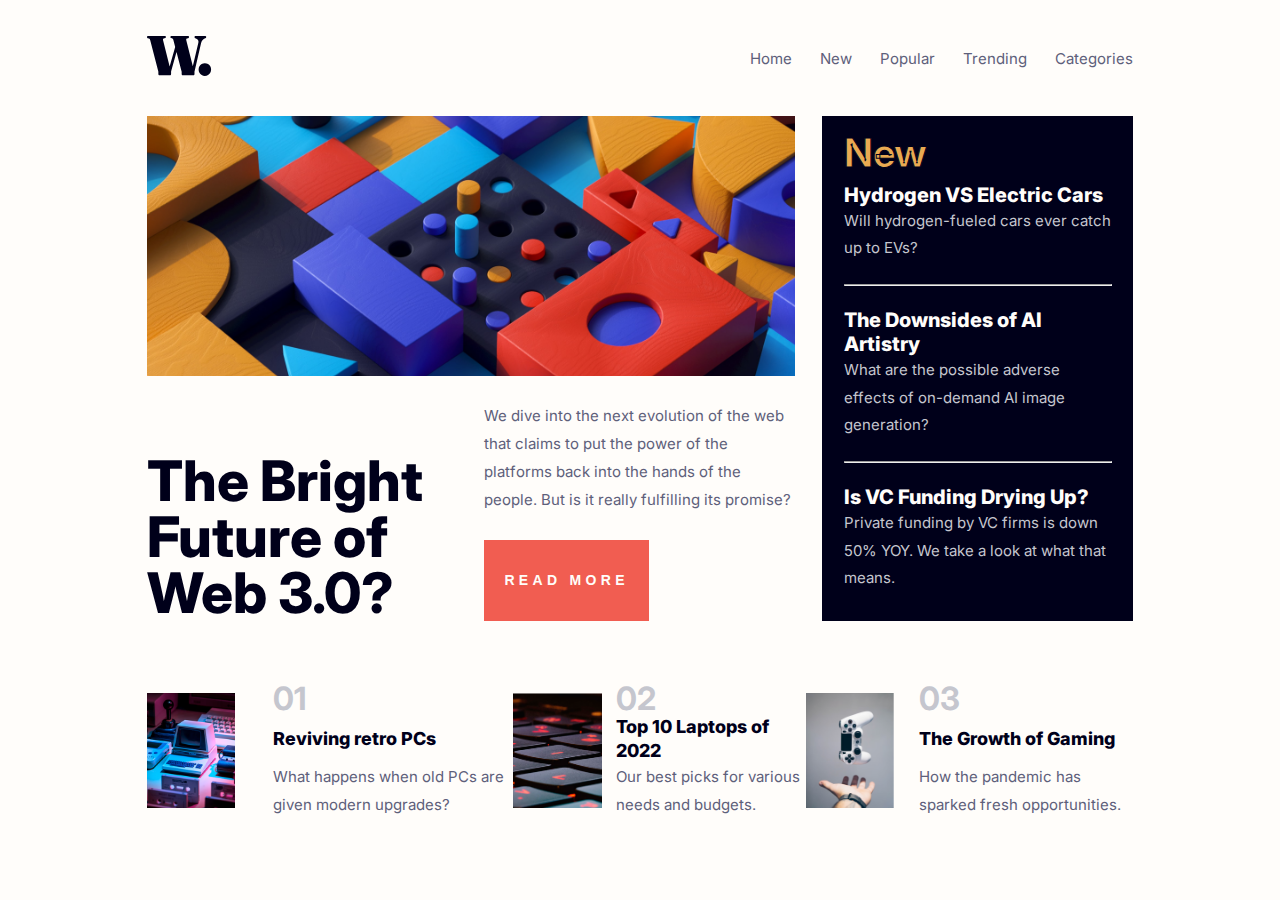
<file: index.html>
<!DOCTYPE html>
<html lang="en" xmlns="http://www.w3.org/1999/html" xmlns="http://www.w3.org/1999/html">
<head>
    <meta charset="UTF-8">
    <title>Web 3.0 Project</title>
    <!-- CSS -->
    <link rel="stylesheet" href="docs/style/style.css">
    <!-- Font -->
        <!-- Inter -->
        <link rel="preconnect" href="https://fonts.googleapis.com">
        <link rel="preconnect" href="https://fonts.gstatic.com" crossorigin>
        <link href="https://fonts.googleapis.com/css2?family=Inter:wght@100..900&display=swap" rel="stylesheet">
</head>
<body>
    <header class="header">
        <figure class="logo">
            <img src="docs/img/logo.svg" alt="logo" class="img">
        </figure>
        <nav class="nav">
            <ul class="">
                <li><a href="#" class="innerLink">home</a></li>
                <li><a href="#" class="innerLink">new</a></li>
                <li><a href="#" class="innerLink">popular</a></li>
                <li><a href="#" class="innerLink">trending</a></li>
                <li><a href="#" class="innerLink">categories</a></li>
            </ul>
            <div class="menu">
                <div class="menuLine"></div>
                <div class="menuLine"></div>
                <div class="menuLine"></div>
            </div>
        </nav>
    </header>

    <main class="main ">
        <section class="section">
            <figure class="sectionFigure">
                <img src="docs/img/img00.png" alt="colorfull wood lego like toys" class="img">
            </figure>

                <h1 class="h1 title">The Bright Future of Web 3.0?</h1>
                    <p class="p content">We dive into the next evolution of the web that claims to put the power of the platforms back into the hands of the people. But is it really fulfilling its promise?</p>
                        <button class="button">Read More</button>
        </section>
        <aside class="aside">
            <h2 class="asideH2 h2">New</h2>
                <article class="asideArticle">
                        <h4 class="asideH4">Hydrogen VS Electric Cars</h4>
                            <p class="p">Will hydrogen-fueled cars ever catch up to EVs?</p>
                    </article>
                    <hr>
                <article class="asideArticle">
                        <h4 class="asideH4">The Downsides of AI Artistry</h4>
                            <p class="p">What are the possible adverse effects of on-demand AI image generation?</p>
                    </article>
                    <hr>
                <article class="asideArticle">
                        <h4 class="asideH4">Is VC Funding Drying Up?</h4>
                            <p class="p">Private funding by VC firms is down 50% YOY. We take a look at what that means.</p>
                    </article>
        </aside>
    </main>
    <footer class="footer">
        <article class="article">
            <figure class="articleFigure">
                <img src="docs/img/img01.png" alt="Bucnk of retro tech from the 80s" class="img">
            </figure>
            <div class="articleContent">
                <h3 class="articleH3">01</h3>
                    <h4 class="articleH4">Reviving retro PCs</h4>
                    <p class="p">What happens when old PCs are given modern upgrades?</p>
            </div>
        </article>


        <article class="article">
            <figure class="articleFigure">
                <img src="docs/img/img02.png" alt="Close up from a keyboard with red illuminated keys" class="img">
            </figure>
            <div class="articleContent">
                <h3 class="articleH3">02</h3>
                    <h4 class="articleH4">Top 10 Laptops of 2022</h4>
                        <p class="p">Our best picks for various needs and budgets.</p>
            </div>
        </article>

        <article class="article">
            <figure class="articleFigure">
                <img src="docs/img/img03.png" alt="PS4 controller in mid air" class="img">
            </figure>
            <div class="articleContent">
                <h3 class="articleH3">03</h3>
                    <h4 class="articleH4">The Growth of Gaming</h4>
                        <p class="p">How the pandemic has sparked fresh opportunities.</p>
            </div>
        </article>
    </footer>
</body>
</html>
</file>
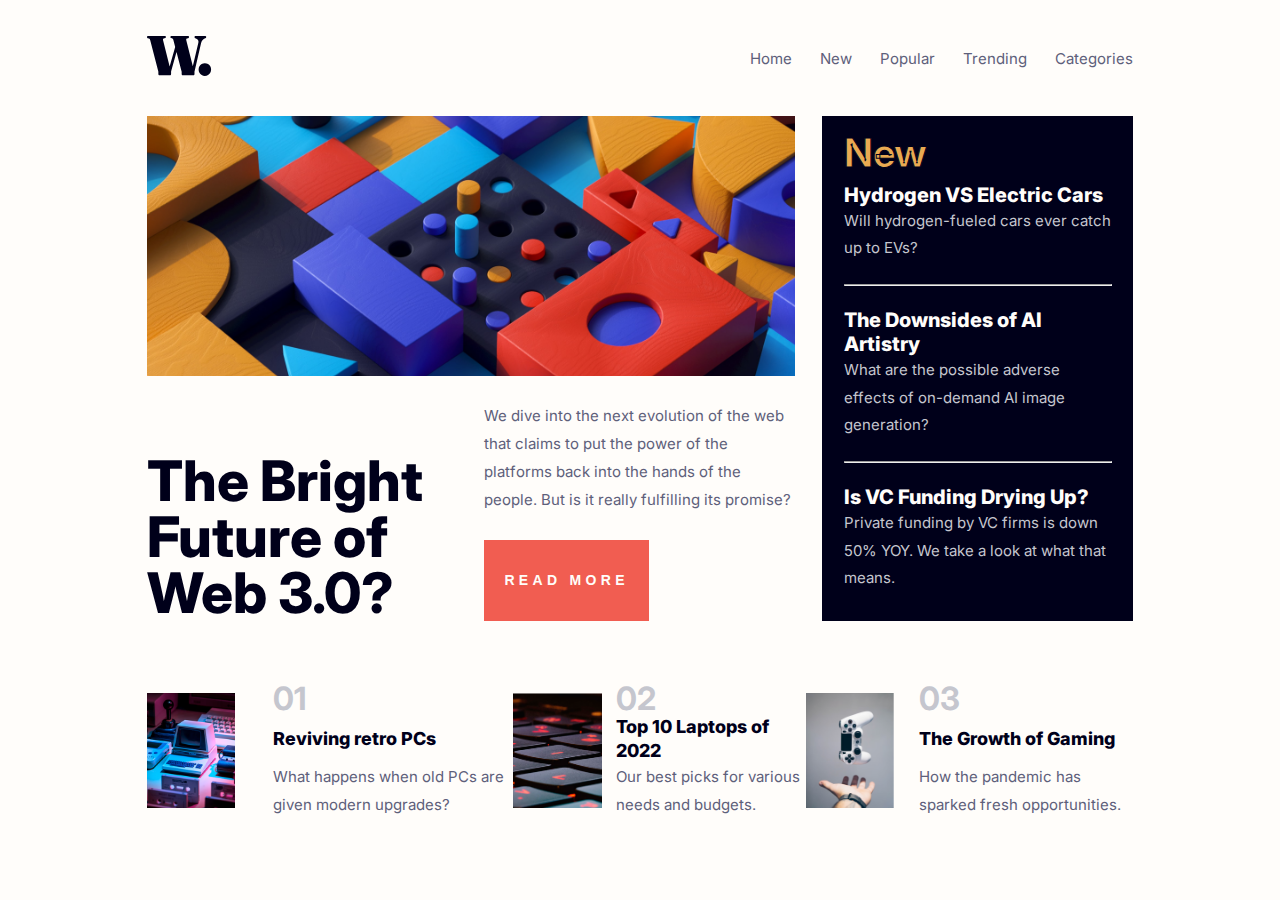
<file: views/index.html>
<!DOCTYPE html>
<html lang="en" xmlns="http://www.w3.org/1999/html" xmlns="http://www.w3.org/1999/html">
<head>
    <meta charset="UTF-8">
    <title>Web 3.0 Project</title>
    <!-- CSS -->
    <link rel="stylesheet" href="../style/style.css">
    <!-- Font -->
        <!-- Inter -->
        <link rel="preconnect" href="https://fonts.googleapis.com">
        <link rel="preconnect" href="https://fonts.gstatic.com" crossorigin>
        <link href="https://fonts.googleapis.com/css2?family=Inter:wght@100..900&display=swap" rel="stylesheet">
</head>
<body>
    <header class="header">
        <figure class="logo">
            <img src="../img/logo.svg" src="#" alt="logo" class="img">
        </figure>
        <nav class="nav">
            <ul class="">
                <li><a href="#" class="innerLink">home</a></li>
                <li><a href="#" class="innerLink">new</a></li>
                <li><a href="#" class="innerLink">popular</a></li>
                <li><a href="#" class="innerLink">trending</a></li>
                <li><a href="#" class="innerLink">categories</a></li>
            </ul>
            <div class="menu">
                <div class="menuLine"></div>
                <div class="menuLine"></div>
                <div class="menuLine"></div>
            </div>
        </nav>
    </header>

    <main class="main ">
        <section class="section">
            <figure class="sectionFigure">
                <img src="../img/img00.png" alt="colorfull wood lego like toys" class="img">
            </figure>

                <h1 class="h1 title">The Bright Future of Web 3.0?</h1>
                    <p class="p content">We dive into the next evolution of the web that claims to put the power of the platforms back into the hands of the people. But is it really fulfilling its promise?</p>
                        <button class="button">Read More</button>
        </section>
        <aside class="aside">
            <h2 class="asideH2 h2">New</h2>
                <article class="asideArticle">
                        <h4 class="asideH4">Hydrogen VS Electric Cars</h4>
                            <p class="p">Will hydrogen-fueled cars ever catch up to EVs?</p>
                    </article>
                    <hr>
                <article class="asideArticle">
                        <h4 class="asideH4">The Downsides of AI Artistry</h4>
                            <p class="p">What are the possible adverse effects of on-demand AI image generation?</p>
                    </article>
                    <hr>
                <article class="asideArticle">
                        <h4 class="asideH4">Is VC Funding Drying Up?</h4>
                            <p class="p">Private funding by VC firms is down 50% YOY. We take a look at what that means.</p>
                    </article>
        </aside>
    </main>
    <footer class="footer">
        <article class="article">
            <figure class="articleFigure">
                <img src="../img/img01.png" alt="Bucnk of retro tech from the 80s" class="img">
            </figure>
            <div class="articleContent">
                <h3 class="articleH3">01</h3>
                    <h4 class="articleH4">Reviving retro PCs</h4>
                    <p class="p">What happens when old PCs are given modern upgrades?</p>
            </div>
        </article>


        <article class="article">
            <figure class="articleFigure">
                <img src="../img/img02.png" alt="Close up from a keyboard with red illuminated keys" class="img">
            </figure>
            <div class="articleContent">
                <h3 class="articleH3">02</h3>
                    <h4 class="articleH4">Top 10 Laptops of 2022</h4>
                        <p class="p">Our best picks for various needs and budgets.</p>
            </div>
        </article>

        <article class="article">
            <figure class="articleFigure">
                <img src="../img/img03.png" alt="PS4 controller in mid air" class="img">
            </figure>
            <div class="articleContent">
                <h3 class="articleH3">03</h3>
                    <h4 class="articleH4">The Growth of Gaming</h4>
                        <p class="p">How the pandemic has sparked fresh opportunities.</p>
            </div>
        </article>
    </footer>

</body>
</html>
</file>
<file: docs/style/style.css>
.h1 {
  font-size: 3.5rem;
  line-height: 1em;
  font-weight: 800;
}

.articleH3 {
  font-size: 2rem;
  line-height: 1em;
  font-weight: 700;
  color: #C5C6CE;
}

.articleH4 {
  font-size: 1.125rem;
  line-height: 1.333em;
  font-weight: 800;
}

.asideH2 {
  font-size: 2.5rem;
  line-height: 1rem;
  font-weight: 700;
  color: #E9AA52;
  -webkit-text-stroke: 1px #00001A;
}

.asideH4 {
  font-size: 1.25rem;
  line-height: 1.2em;
  font-weight: 800;
}

.p {
  font-size: 0.9375rem;
  line-height: 1.733rem;
  font-weight: 400;
  color: #5E607A;
}

hr {
  color: #5E607A;
  width: 100%;
}

* {
  margin: 0;
  padding: 0;
  box-sizing: border-box;
  text-decoration: none;
  list-style-type: none;
}

body {
  height: 100vh;
  width: 100vw;
  font-family: Inter, Arial, sans-serif;
  background-color: #FFFDFA;
  color: #00001A;
}

@media screen and (max-width: 760px) {
  .none {
    display: none;
  }
  body {
    padding: 0 4.27vw 0;
  }
  .header {
    width: 100%;
    height: 7.47vw;
    margin: 7.47vw 0;
    display: flex;
    justify-content: space-between;
  }
  .logo .img {
    width: 11.98vw;
  }
  .nav {
    width: 40%;
    flex-basis: 38.83%;
    text-transform: Capitalize;
    font-size: 0.9375rem;
    display: flex;
    justify-content: end;
    align-items: center;
  }
  .nav > * {
    display: flex;
    justify-content: space-between;
  }
  .nav ul {
    display: none;
  }
  .menu {
    flex-direction: column;
    justify-content: space-between;
    width: 10.67vw;
    height: 4.53vw;
  }
  .menuLine {
    width: 100%;
    height: 0.8vw;
    background-color: #00001A;
  }
  .menu:hover .menuLine {
    background-color: #F15D51;
  }
  .menu:active .menuLine {
    background-color: #E9AA52;
  }
  .innerLink {
    color: #5E607A;
  }
  .innerLink:hover {
    color: #F15D51;
  }
  .innerLink:active {
    color: #E9AA52;
  }
  .main {
    width: 100%;
  }
  .main > * {
    overflow: hidden;
  }
  .sectionFigure .img {
    width: 100%;
  }
  .title {
    margin-top: 24px;
    margin-bottom: 16px;
  }
  .content {
    margin-top: 16px;
  }
  /*** Button ***/
  .button {
    margin-top: 24px;
    border: none;
    background-color: #F15D51;
    width: 49.33vw;
    height: 5.91vh;
    text-transform: uppercase;
    color: #FFFDFA;
    font-size: 0.875rem;
    font-weight: 700;
    letter-spacing: 0.27rem;
  }
  .button:active {
    background-color: #E9AA52;
  }
  /** Aside **/
  .aside {
    margin-top: 64px;
    background-color: #00001A;
    color: #FFFDFA;
    display: flex;
    flex-direction: column;
    align-items: start;
    justify-content: space-between;
    padding: 6.4vw 5.6vw;
    gap: 8vw;
  }
  .asideArticle p {
    color: #C5C6CE;
  }
  /** Footer **/
  .footer {
    margin: 21.33vw 0;
    display: flex;
    flex-direction: column;
    justify-content: space-between;
    gap: 8.53vw;
  }
  /*** Article ***/
  .article {
    display: grid;
    column-gap: 1.74vw;
    grid-template-columns: repeat(3, 1fr);
    align-items: center;
  }
  .articleFigure {
    aspect-ratio: 100/129;
    object-fit: contain;
    overflow: hidden;
  }
  .articleFigure img {
    width: 100%;
    height: 100%;
    object-position: center bottom;
    object-fit: cover;
  }
  .articleContent {
    display: flex;
    flex-direction: column;
    justify-content: space-between;
    align-items: start;
    height: 100%;
    grid-column: 2/span 2;
  }
}
@media screen and (min-width: 769px) {
  body {
    padding: 0 11.458vw 0;
  }
  .header {
    width: 100%;
    height: 9.088vw;
    display: flex;
    align-items: center;
    justify-content: space-between;
  }
  .logo {
    flex-basis: 4.45vw;
  }
  .nav {
    width: 40%;
    flex-basis: 38.83%;
    text-transform: Capitalize;
    font-size: 0.9375rem;
  }
  .nav > * {
    display: flex;
    justify-content: space-between;
  }
  .innerLink {
    color: #5E607A;
  }
  .innerLink:hover {
    color: #F15D51;
  }
  .innerLink:active {
    color: #E9AA52;
  }
  .main {
    width: 100%;
    display: grid;
    grid-template-columns: repeat(3, 1fr);
    column-gap: 2.08vw;
    row-gap: 4.86vw;
  }
  .main > * {
    overflow: hidden;
  }
  .section {
    grid-column: 1/span 2;
    width: 50.69vw;
    height: min-content;
    display: grid;
    grid-template-columns: repeat(2, 1fr);
    gap: 2.08vw;
  }
  .sectionFigure {
    width: 100%;
    aspect-ratio: 5/2;
    grid-column: 1/span 2;
    overflow: hidden;
  }
  .sectionFigure .img {
    width: 100%;
    object-position: right top;
  }
  .title {
    grid-column: 1;
    grid-row: 2/span 2;
    align-self: end;
  }
  .content {
    grid-column: 2;
    grid-row: 2;
  }
  /*** Button ***/
  .button {
    border: none;
    background-color: #F15D51;
    width: 12.85vw;
    height: 8.96vh;
    text-transform: uppercase;
    color: #FFFDFA;
    font-size: 0.875rem;
    font-weight: 700;
    letter-spacing: 0.27rem;
    grid-column: 2;
    grid-row: 3;
    align-self: end;
  }
  .button:active {
    background-color: #E9AA52;
  }
  /** Aside **/
  .aside {
    grid-column: 3/span 1;
    grid-row: 1/span 1;
    width: 24.31vw;
    background-color: #00001A;
    color: #FFFDFA;
    display: flex;
    flex-direction: column;
    align-items: start;
    justify-content: space-between;
    padding: 2.22vw 1.67vw;
  }
  .asideArticle p {
    color: #C5C6CE;
  }
  /** Footer **/
  .footer {
    padding: 4.86vw 0;
    display: flex;
    justify-content: space-between;
  }
  /*** Article ***/
  .article {
    display: grid;
    align-items: center;
    grid-template-columns: 1fr 2fr;
    column-gap: 1.08vw;
  }
  .articleFigure {
    width: 6.94vw;
    aspect-ratio: 100/129;
    object-fit: contain;
    overflow: hidden;
    grid-column: 1;
  }
  .articleFigure img {
    width: 100%;
    height: 100%;
    object-position: center bottom;
    object-fit: cover;
  }
  .articleContent {
    display: flex;
    flex-direction: column;
    justify-content: space-between;
    align-items: start;
    height: 100%;
    grid-column: 2/span 2;
  }
}

/*# sourceMappingURL=style.css.map */
</file>
<file: style/style.css>
* {
  margin: 0;
  padding: 0;
  box-sizing: border-box;
  text-decoration: none;
  list-style-type: none;
}

body {
  height: 100vh;
  width: 100vw;
  font-family: Inter, Arial, sans-serif;
  background-color: #FFFDFA;
  color: #00001A;
}

@media screen and (max-width: 760px) {
  .none {
    display: none;
  }
  body {
    padding: 0 4.27vw 0;
  }
  .header {
    width: 100%;
    height: 7.47vw;
    margin: 7.47vw 0;
    display: flex;
    justify-content: space-between;
  }
  .logo .img {
    width: 11.98vw;
  }
  .nav {
    width: 40%;
    flex-basis: 38.83%;
    text-transform: Capitalize;
    font-size: 0.9375rem;
    display: flex;
    justify-content: end;
    align-items: center;
  }
  .nav > * {
    display: flex;
    justify-content: space-between;
  }
  .nav ul {
    display: none;
  }
  .menu {
    flex-direction: column;
    justify-content: space-between;
    width: 10.67vw;
    height: 4.53vw;
  }
  .menuLine {
    width: 100%;
    height: 0.8vw;
    background-color: #00001A;
  }
  .menu:hover .menuLine {
    background-color: #F15D51;
  }
  .menu:active .menuLine {
    background-color: #E9AA52;
  }
  .innerLink {
    color: #5E607A;
  }
  .innerLink:hover {
    color: #F15D51;
  }
  .innerLink:active {
    color: #E9AA52;
  }
  .main {
    width: 100%;
  }
  .main > * {
    overflow: hidden;
  }
  .sectionFigure .img {
    width: 100%;
  }
  .title {
    margin-top: 24px;
    margin-bottom: 16px;
  }
  .content {
    margin-top: 16px;
  }
  /*** Button ***/
  .button {
    margin-top: 24px;
    border: none;
    background-color: #F15D51;
    width: 49.33vw;
    height: 5.91vh;
    text-transform: uppercase;
    color: #FFFDFA;
    font-size: 0.875rem;
    font-weight: 700;
    letter-spacing: 0.27rem;
  }
  .button:active {
    background-color: #E9AA52;
  }
  /** Aside **/
  .aside {
    margin-top: 64px;
    background-color: #00001A;
    color: #FFFDFA;
    display: flex;
    flex-direction: column;
    align-items: start;
    justify-content: space-between;
    padding: 6.4vw 5.6vw;
    gap: 8vw;
  }
  .asideArticle p {
    color: #C5C6CE;
  }
  /** Footer **/
  .footer {
    margin: 21.33vw 0;
    display: flex;
    flex-direction: column;
    justify-content: space-between;
    gap: 8.53vw;
  }
  /*** Article ***/
  .article {
    display: grid;
    column-gap: 1.74vw;
    grid-template-columns: repeat(3, 1fr);
    column-gap: 24px;
    align-items: center;
  }
  .articleFigure {
    aspect-ratio: 100/129;
    object-fit: contain;
    overflow: hidden;
  }
  .articleFigure img {
    width: 100%;
    height: 100%;
    object-position: center bottom;
    object-fit: cover;
  }
  .articleContent {
    display: flex;
    flex-direction: column;
    justify-content: space-between;
    align-items: start;
    height: 100%;
    grid-column: 2/span 2;
  }
  .h1 {
    font-size: 3.5rem;
    line-height: 1em;
    font-weight: 800;
  }
  .articleH3 {
    font-size: 2rem;
    line-height: 1em;
    font-weight: 700;
    color: #C5C6CE;
    margin-bottom: 0.83vw;
  }
  .articleH4 {
    font-size: 1.125rem;
    line-height: 1.333em;
    font-weight: 800;
    margin-bottom: 0.69vw;
  }
  .asideH2 {
    font-size: 2.5rem;
    line-height: 1rem;
    font-weight: 700;
    color: #E9AA52;
    -webkit-text-stroke: 1px #00001A;
  }
  .asideH4 {
    font-size: 1.25rem;
    line-height: 1.2em;
    font-weight: 800;
  }
  .p {
    font-size: 0.9375rem;
    line-height: 1.733rem;
    font-weight: 400;
    color: #5E607A;
  }
  hr {
    color: #5E607A;
    width: 100%;
  }
}
@media screen and (min-width: 769px) {
  body {
    padding: 0 11.458vw 0;
  }
  .header {
    width: 100%;
    height: 9.088vw;
    display: flex;
    align-items: center;
    justify-content: space-between;
  }
  .logo {
    flex-basis: 4.45vw;
  }
  .nav {
    width: 40%;
    flex-basis: 38.83%;
    text-transform: Capitalize;
    font-size: 0.9375rem;
  }
  .nav > * {
    display: flex;
    justify-content: space-between;
  }
  .innerLink {
    color: #5E607A;
  }
  .innerLink:hover {
    color: #F15D51;
  }
  .innerLink:active {
    color: #E9AA52;
  }
  .main {
    width: 100%;
    display: grid;
    grid-template-columns: repeat(3, 1fr);
    column-gap: 2.08vw;
    row-gap: 4.86vw;
  }
  .main > * {
    overflow: hidden;
  }
  .section {
    grid-column: 1/span 2;
    width: 50.69vw;
    height: min-content;
    display: grid;
    grid-template-columns: repeat(2, 1fr);
    gap: 2.08vw;
  }
  .sectionFigure {
    width: 100%;
    aspect-ratio: 5/2;
    grid-column: 1/span 2;
    overflow: hidden;
  }
  .sectionFigure .img {
    width: 100%;
    object-position: right top;
  }
  .title {
    grid-column: 1;
    grid-row: 2/span 2;
    align-self: end;
  }
  .content {
    grid-column: 2;
    grid-row: 2;
  }
  /*** Button ***/
  .button {
    border: none;
    background-color: #F15D51;
    width: 12.85vw;
    height: 8.96vh;
    text-transform: uppercase;
    color: #FFFDFA;
    font-size: 0.875rem;
    font-weight: 700;
    letter-spacing: 0.27rem;
    grid-column: 2;
    grid-row: 3;
    align-self: end;
  }
  .button:active {
    background-color: #E9AA52;
  }
  /** Aside **/
  .aside {
    grid-column: 3/span 1;
    grid-row: 1/span 1;
    width: 24.31vw;
    background-color: #00001A;
    color: #FFFDFA;
    display: flex;
    flex-direction: column;
    align-items: start;
    justify-content: space-between;
    padding: 2.22vw 1.67vw;
  }
  .asideArticle p {
    color: #C5C6CE;
  }
  /** Footer **/
  .footer {
    margin: 4.86vw 0;
    display: flex;
    justify-content: space-between;
  }
  /*** Article ***/
  .article {
    display: grid;
    align-items: center;
    grid-template-columns: 1fr 2fr;
    column-gap: 1.08vw;
  }
  .articleFigure {
    width: 6.94vw;
    aspect-ratio: 100/129;
    object-fit: contain;
    overflow: hidden;
    grid-column: 1;
  }
  .articleFigure img {
    width: 100%;
    height: 100%;
    object-position: center bottom;
    object-fit: cover;
  }
  .articleContent {
    display: flex;
    flex-direction: column;
    justify-content: space-between;
    align-items: start;
    height: 100%;
    grid-column: 2/span 2;
  }
  .h1 {
    font-size: 3.5rem;
    line-height: 1em;
    font-weight: 800;
  }
  .articleH3 {
    font-size: 2rem;
    line-height: 1em;
    font-weight: 700;
    color: #C5C6CE;
  }
  .articleH4 {
    font-size: 1.125rem;
    line-height: 1.333em;
    font-weight: 800;
  }
  .asideH2 {
    font-size: 2.5rem;
    line-height: 1rem;
    font-weight: 700;
    color: #E9AA52;
    -webkit-text-stroke: 1px #00001A;
  }
  .asideH4 {
    font-size: 1.25rem;
    line-height: 1.2em;
    font-weight: 800;
  }
  .p {
    font-size: 0.9375rem;
    line-height: 1.733rem;
    font-weight: 400;
    color: #5E607A;
  }
  hr {
    color: #5E607A;
    width: 100%;
  }
}

/*# sourceMappingURL=style.css.map */
</file>
